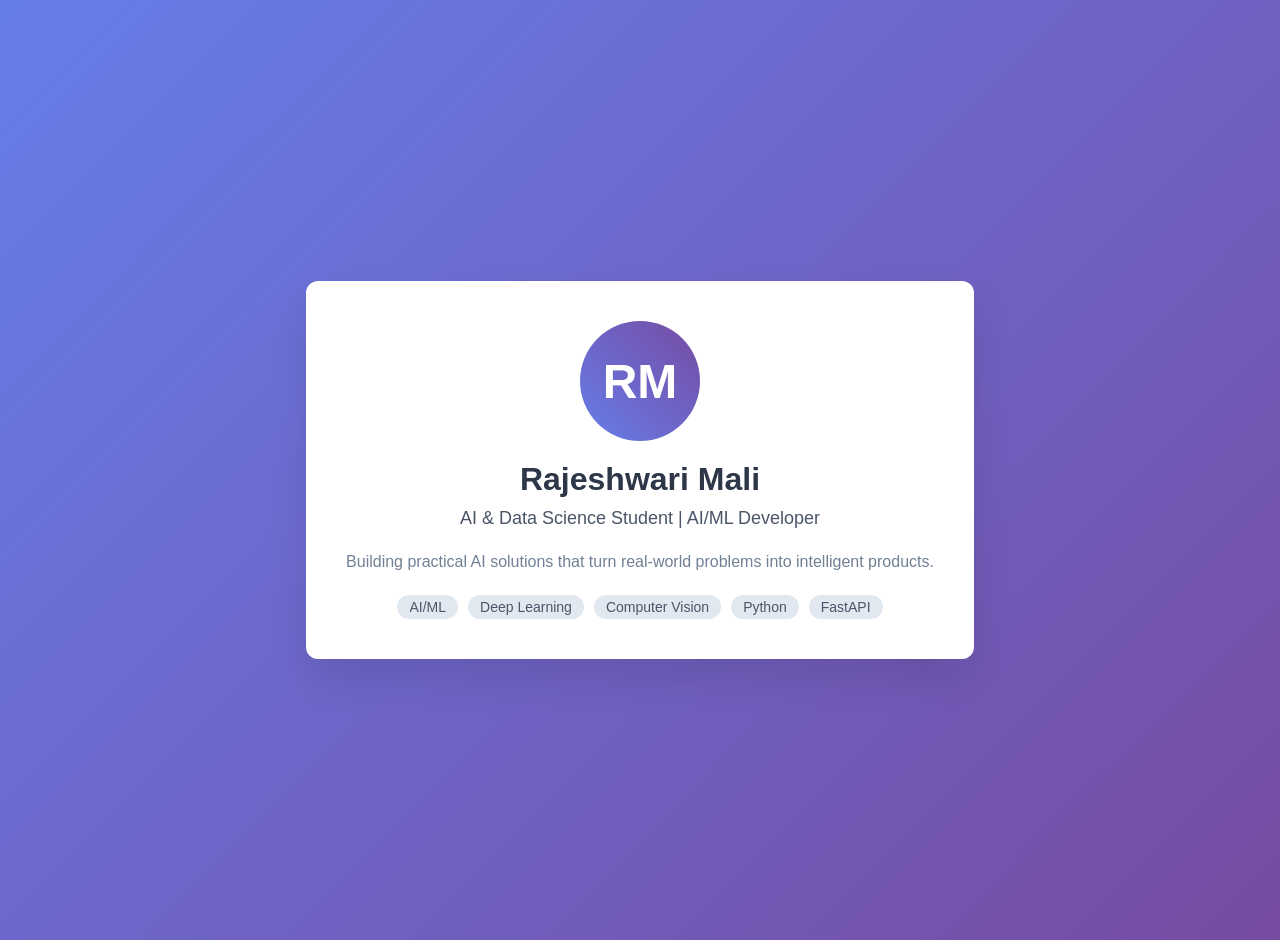
<file: assets/social-preview.html>
<!DOCTYPE html>
<html>
  <head>
    <style>
      body {
        margin: 0;
        padding: 20px;
        font-family: "Inter", sans-serif;
        background: linear-gradient(135deg, #667eea 0%, #764ba2 100%);
        display: flex;
        align-items: center;
        justify-content: center;
        min-height: 100vh;
      }

      .preview-card {
        background: white;
        border-radius: 12px;
        padding: 40px;
        text-align: center;
        box-shadow: 0 20px 40px rgba(0, 0, 0, 0.1);
        max-width: 600px;
      }

      .profile-img {
        width: 120px;
        height: 120px;
        border-radius: 50%;
        background: linear-gradient(45deg, #667eea, #764ba2);
        margin: 0 auto 20px;
        display: flex;
        align-items: center;
        justify-content: center;
        color: white;
        font-size: 48px;
        font-weight: bold;
      }

      h1 {
        color: #2d3748;
        margin: 0 0 10px 0;
        font-size: 32px;
      }

      .tagline {
        color: #4a5568;
        font-size: 18px;
        margin: 0 0 20px 0;
      }

      .description {
        color: #718096;
        line-height: 1.6;
        margin: 0;
      }

      .tech-stack {
        display: flex;
        gap: 10px;
        justify-content: center;
        margin-top: 20px;
        flex-wrap: wrap;
      }

      .tech-tag {
        background: #e2e8f0;
        color: #4a5568;
        padding: 4px 12px;
        border-radius: 20px;
        font-size: 14px;
      }
    </style>
  </head>
  <body>
    <div class="preview-card">
      <div class="profile-img">RM</div>
      <h1>Rajeshwari Mali</h1>
      <div class="tagline">AI &amp; Data Science Student | AI/ML Developer</div>
      <div class="description">
        Building practical AI solutions that turn real-world problems into intelligent products.
      </div>
      <div class="tech-stack">
        <span class="tech-tag">AI/ML</span>
        <span class="tech-tag">Deep Learning</span>
        <span class="tech-tag">Computer Vision</span>
        <span class="tech-tag">Python</span>
        <span class="tech-tag">FastAPI</span>
      </div>
    </div>
  </body>
</html>
</file>
